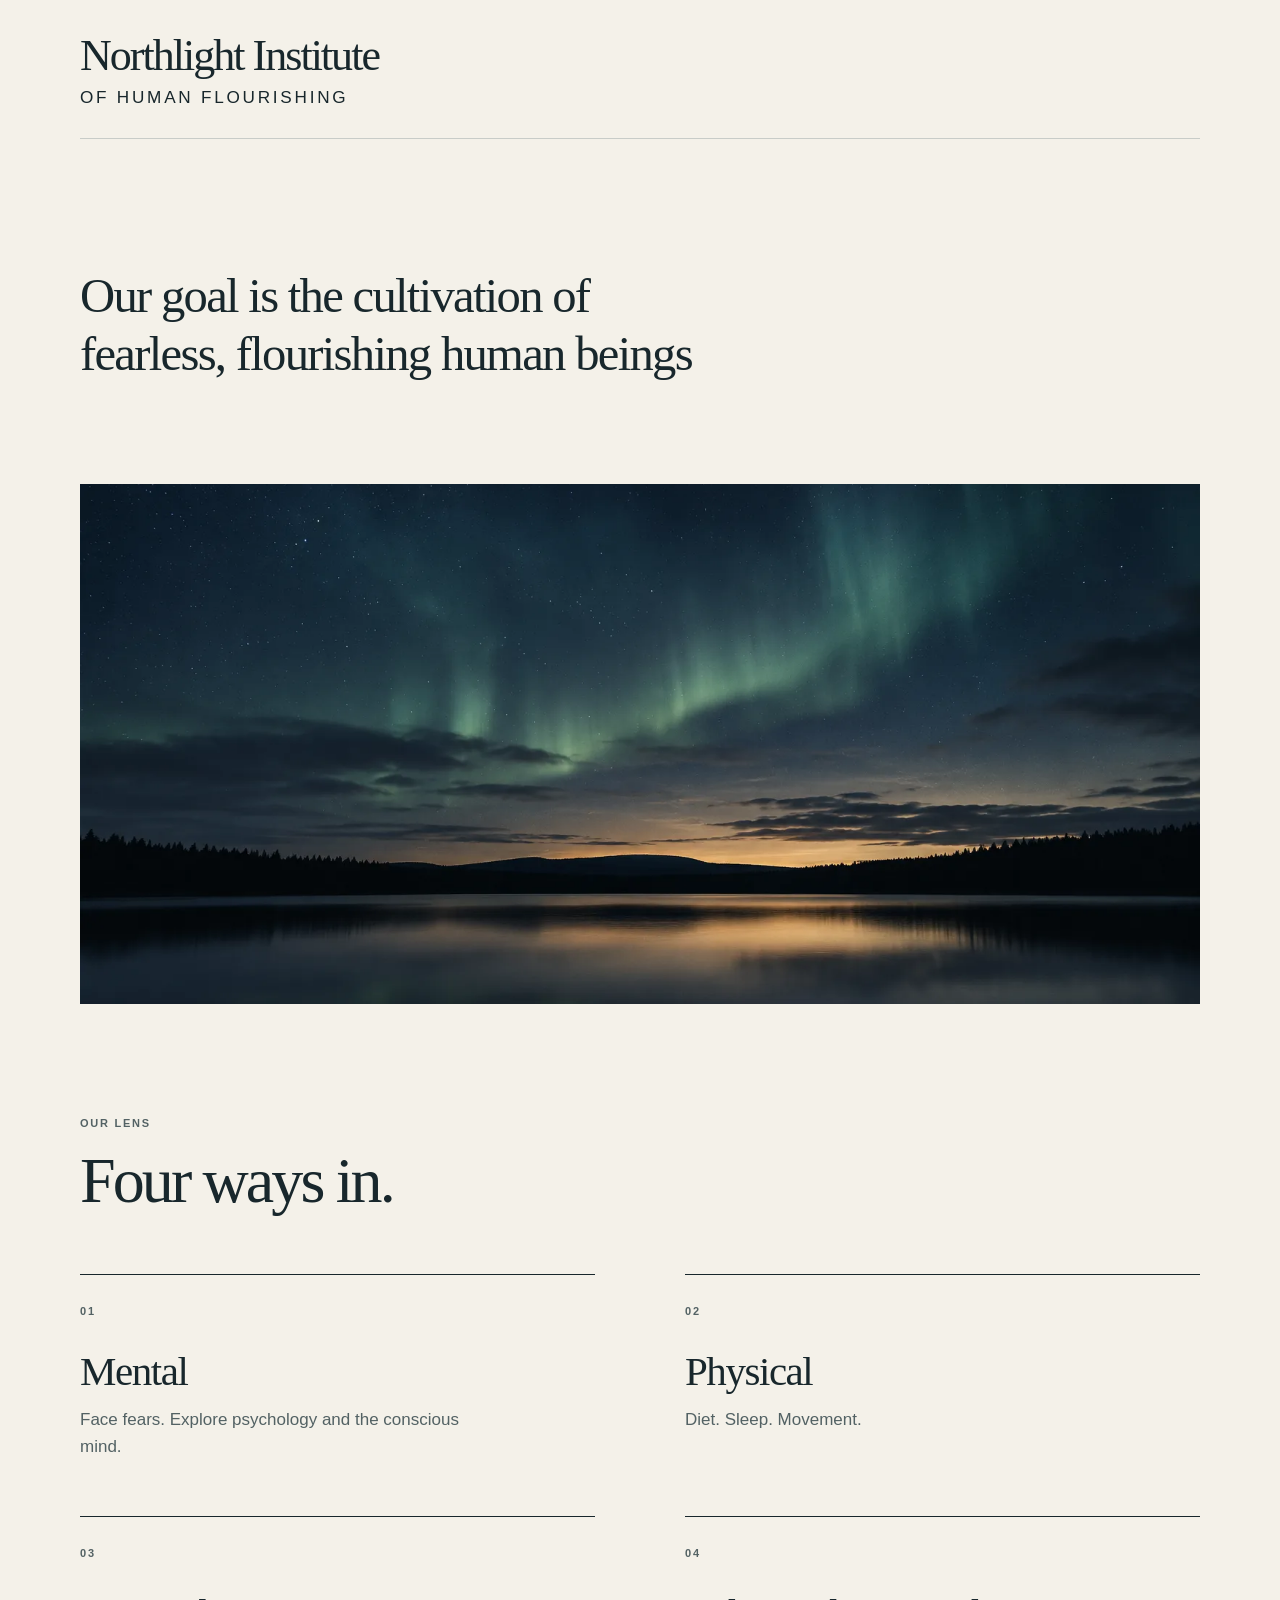
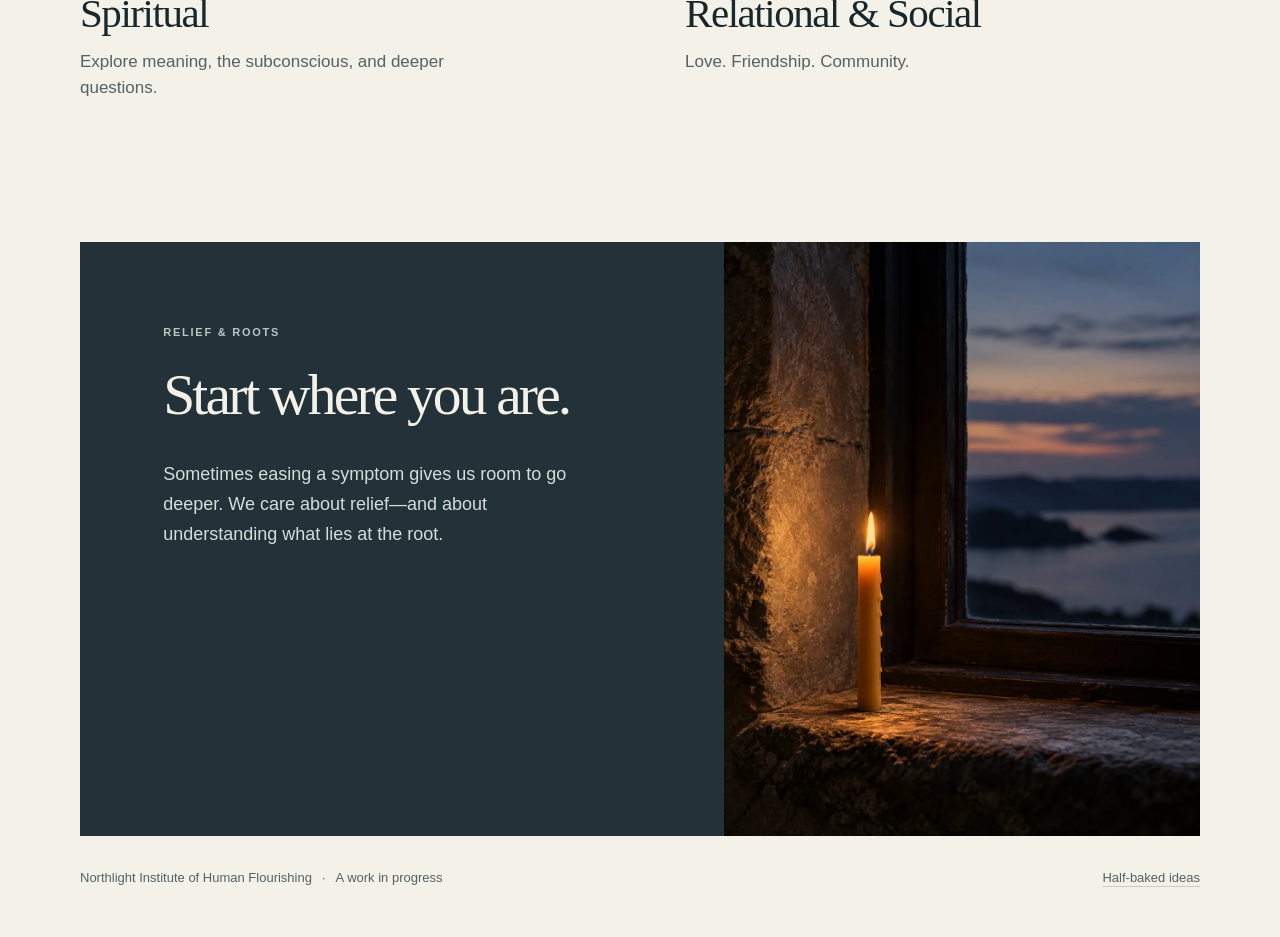
<file: site/index.html>
<!DOCTYPE html>
<html lang="en">
  <head>
    <meta charset="utf-8">
    <meta name="viewport" content="width=device-width, initial-scale=1">
    <meta name="theme-color" content="#f4f1e9">
    <meta name="description" content="Northlight Institute of Human Flourishing explores the mental, physical, spiritual, and relational sides of life.">
    <meta property="og:type" content="website">
    <meta property="og:site_name" content="Northlight Institute of Human Flourishing">
    <meta property="og:title" content="Northlight Institute of Human Flourishing">
    <meta property="og:description" content="Our goal is the cultivation of fearless, flourishing human beings">
    <meta property="og:url" content="https://80.47.238.111/">
    <meta property="og:image" content="https://80.47.238.111/assets/social-preview-manifesto.png">
    <meta property="og:image:type" content="image/png">
    <meta property="og:image:width" content="1730">
    <meta property="og:image:height" content="909">
    <meta property="og:image:alt" content="Northern lights over a lake, with the words Northlight Institute of Human Flourishing">
    <meta name="twitter:card" content="summary_large_image">
    <meta name="twitter:title" content="Northlight Institute of Human Flourishing">
    <meta name="twitter:description" content="Our goal is the cultivation of fearless, flourishing human beings">
    <meta name="twitter:image" content="https://80.47.238.111/assets/social-preview-manifesto.png">
    <title>Northlight Institute of Human Flourishing</title>
    <link rel="icon" href="assets/light-mark-32.png" type="image/png" sizes="32x32">
    <link rel="icon" href="assets/light-mark.svg" type="image/svg+xml">
    <link rel="apple-touch-icon" href="assets/light-mark-180.png" sizes="180x180">
    <link rel="preload" as="image" href="assets/northern-light.webp">
    <link rel="stylesheet" href="styles.css?v=20261021-5">
  </head>
  <body>
    <div class="page">
      <header class="site-header">
        <h1><a href="/" aria-label="Northlight Institute of Human Flourishing"><span class="brand-main">Northlight Institute</span><span class="brand-qualifier">of Human Flourishing</span></a></h1>
      </header>

      <main>
        <section class="hero" aria-labelledby="hero-title">
          <h2 id="hero-title">Our goal is the cultivation of fearless, flourishing human beings</h2>
        </section>

        <figure class="northern-light">
          <img src="assets/northern-light.webp" alt="Northern lights over a still lake at dusk" width="1536" height="1024" fetchpriority="high">
        </figure>

        <section class="pillars" aria-labelledby="pillars-title">
          <div class="section-intro">
            <p class="eyebrow">Our lens</p>
            <h2 id="pillars-title">Four ways in.</h2>
          </div>
          <div class="pillar-grid">
            <article>
              <span class="index">01</span>
              <h3>Mental</h3>
              <p>Face fears. Explore psychology and the conscious mind.</p>
            </article>
            <article>
              <span class="index">02</span>
              <h3>Physical</h3>
              <p>Diet. Sleep. Movement.</p>
            </article>
            <article>
              <span class="index">03</span>
              <h3>Spiritual</h3>
              <p>Explore meaning, the subconscious, and deeper questions.</p>
            </article>
            <article>
              <span class="index">04</span>
              <h3>Relational &amp; Social</h3>
              <p>Love. Friendship. Community.</p>
            </article>
          </div>
        </section>

        <section class="depth" aria-labelledby="depth-title">
          <div class="depth-copy">
            <p class="eyebrow">Relief &amp; roots</p>
            <h2 id="depth-title">Start where you are.</h2>
            <p>Sometimes easing a symptom gives us room to go deeper. We care about relief—and about understanding what lies at the root.</p>
          </div>
          <img src="assets/candlelight.webp" alt="A single candle lighting a stone windowsill at dusk" width="1122" height="1402" loading="lazy" decoding="async">
        </section>
      </main>

      <footer>Northlight Institute of Human Flourishing <span>·</span> A work in progress <a href="/ideas.html">Half-baked ideas</a></footer>
    </div>
  </body>
</html>
</file>
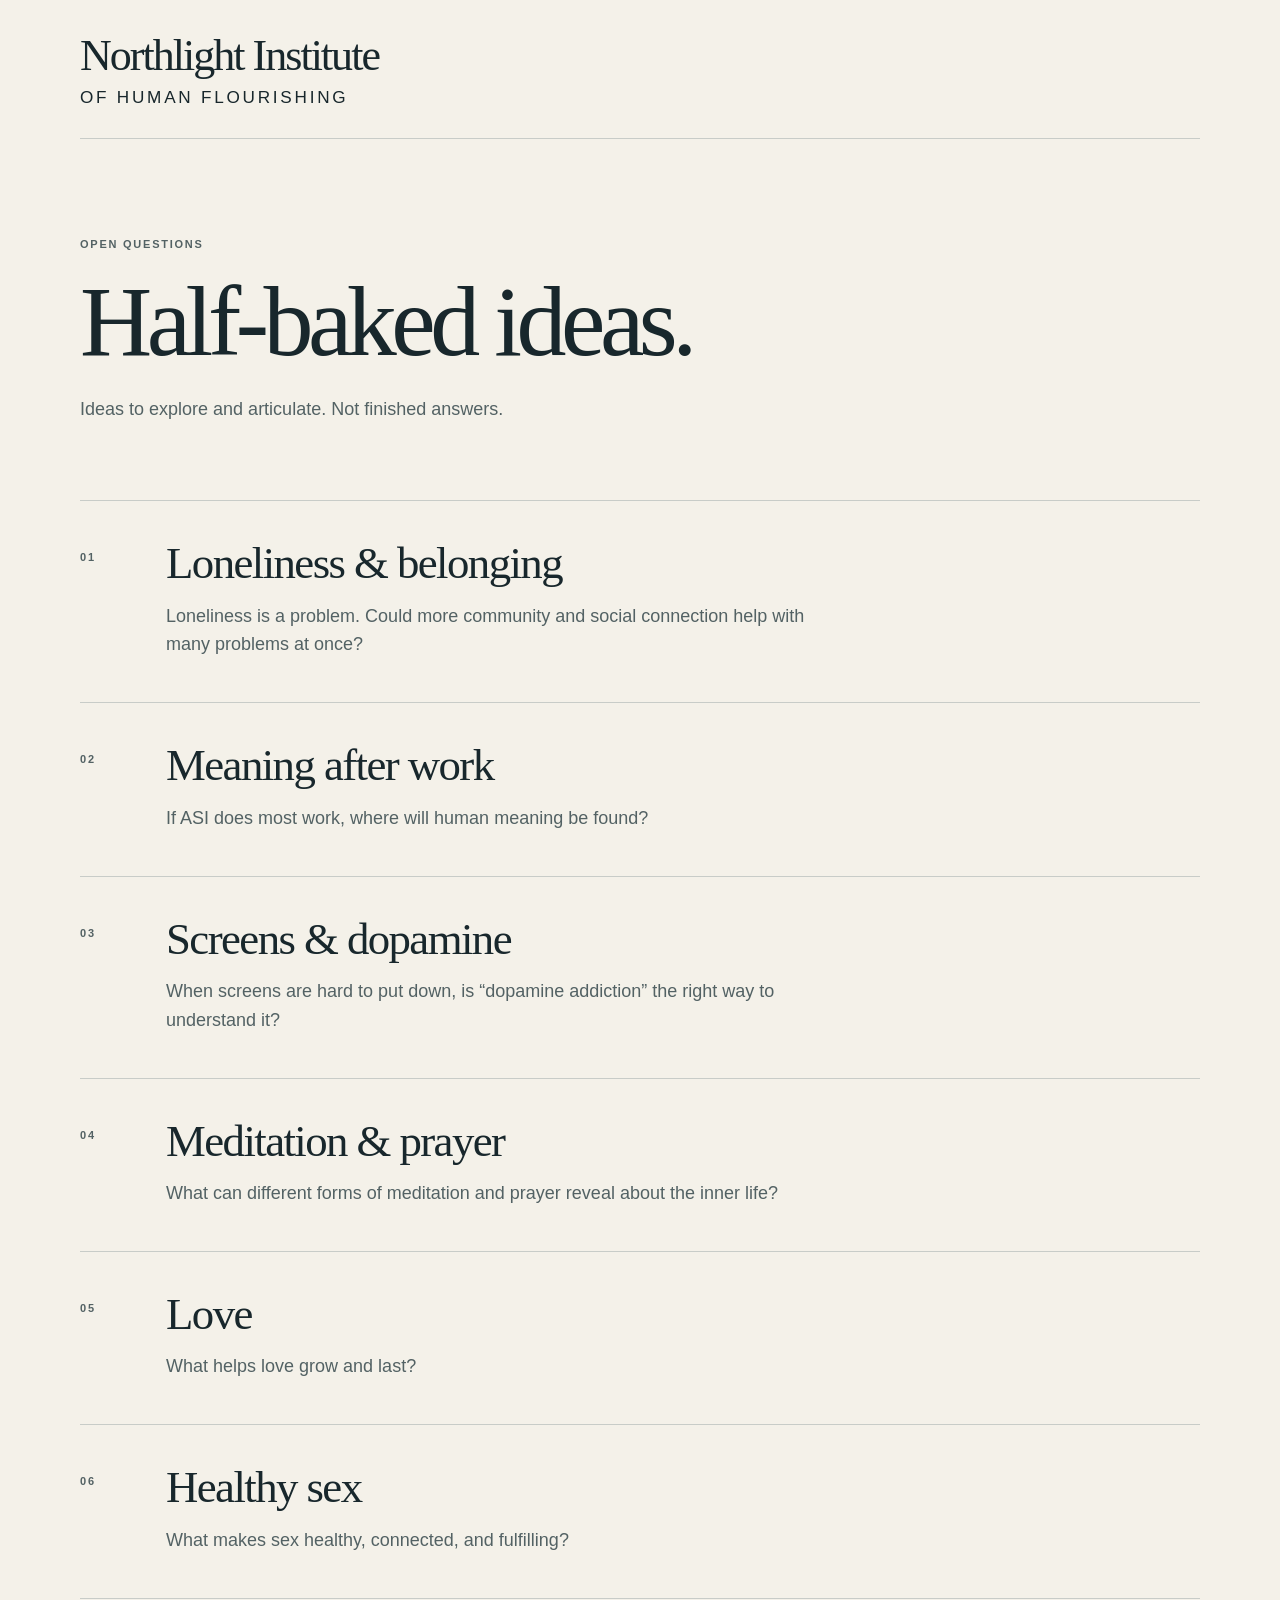
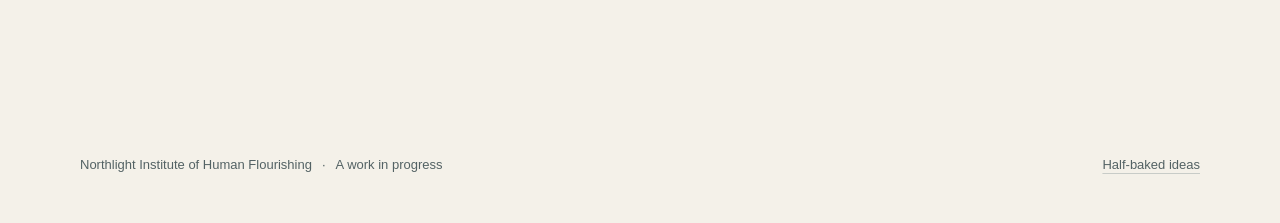
<file: site/ideas.html>
<!DOCTYPE html>
<html lang="en">
  <head>
    <meta charset="utf-8">
    <meta name="viewport" content="width=device-width, initial-scale=1">
    <meta name="theme-color" content="#f4f1e9">
    <meta name="description" content="Half-baked ideas from Northlight Institute of Human Flourishing: open questions about belonging, meaning, screens, meditation, love, and healthy sex.">
    <meta property="og:type" content="website">
    <meta property="og:site_name" content="Northlight Institute of Human Flourishing">
    <meta property="og:title" content="Half-baked ideas · Northlight Institute of Human Flourishing">
    <meta property="og:description" content="Open questions worth exploring, not finished answers.">
    <meta property="og:url" content="https://80.47.238.111/ideas.html">
    <meta property="og:image" content="https://80.47.238.111/assets/social-preview-manifesto.png">
    <meta property="og:image:type" content="image/png">
    <meta property="og:image:width" content="1730">
    <meta property="og:image:height" content="909">
    <meta property="og:image:alt" content="Northern lights over a lake, with the words Northlight Institute of Human Flourishing">
    <meta name="twitter:card" content="summary_large_image">
    <title>Half-baked ideas · Northlight Institute of Human Flourishing</title>
    <link rel="icon" href="assets/light-mark-32.png" type="image/png" sizes="32x32">
    <link rel="icon" href="assets/light-mark.svg" type="image/svg+xml">
    <link rel="apple-touch-icon" href="assets/light-mark-180.png" sizes="180x180">
    <link rel="stylesheet" href="styles.css?v=20261021-5">
  </head>
  <body>
    <div class="page">
      <header class="site-header">
        <h1><a href="/" aria-label="Northlight Institute of Human Flourishing"><span class="brand-main">Northlight Institute</span><span class="brand-qualifier">of Human Flourishing</span></a></h1>
      </header>

      <main class="ideas-main">
        <div class="ideas-intro">
          <p class="eyebrow">Open questions</p>
          <h2>Half-baked ideas.</h2>
          <p>Ideas to explore and articulate. Not finished answers.</p>
        </div>

        <div class="ideas-list">
          <article class="idea">
            <span class="index">01</span>
            <div>
              <h3>Loneliness &amp; belonging</h3>
              <p>Loneliness is a problem. Could more community and social connection help with many problems at once?</p>
            </div>
          </article>
          <article class="idea">
            <span class="index">02</span>
            <div>
              <h3>Meaning after work</h3>
              <p>If ASI does most work, where will human meaning be found?</p>
            </div>
          </article>
          <article class="idea">
            <span class="index">03</span>
            <div>
              <h3>Screens &amp; dopamine</h3>
              <p>When screens are hard to put down, is “dopamine addiction” the right way to understand it?</p>
            </div>
          </article>
          <article class="idea">
            <span class="index">04</span>
            <div>
              <h3>Meditation &amp; prayer</h3>
              <p>What can different forms of meditation and prayer reveal about the inner life?</p>
            </div>
          </article>
          <article class="idea">
            <span class="index">05</span>
            <div>
              <h3>Love</h3>
              <p>What helps love grow and last?</p>
            </div>
          </article>
          <article class="idea">
            <span class="index">06</span>
            <div>
              <h3>Healthy sex</h3>
              <p>What makes sex healthy, connected, and fulfilling?</p>
            </div>
          </article>
        </div>
      </main>

      <footer>Northlight Institute of Human Flourishing <span>·</span> A work in progress <a href="/ideas.html" aria-current="page">Half-baked ideas</a></footer>
    </div>
  </body>
</html>
</file>
<file: site/styles.css>
:root {
  color-scheme: light;
  --paper: #f4f1e9;
  --ink: #18272c;
  --muted: #536264;
  --line: #c8ccc8;
  --accent: #a16d3e;
}

* { box-sizing: border-box; }

html { background: var(--paper); }

body {
  margin: 0;
  color: var(--ink);
  background: var(--paper);
  font: 18px/1.55 -apple-system, BlinkMacSystemFont, "Segoe UI", sans-serif;
  -webkit-font-smoothing: antialiased;
}

.page {
  width: min(100% - 72px, 1120px);
  margin: 0 auto;
}

.site-header {
  display: flex;
  align-items: center;
  justify-content: space-between;
  gap: 24px;
  padding: 32px 0 29px;
  border-bottom: 1px solid var(--line);
}

h1, h2, h3, p, figure { margin: 0; }

h1, h2, h3 {
  font-family: Georgia, "Times New Roman", serif;
  font-weight: 400;
}

h1 {
  font-size: clamp(27px, 4vw, 44px);
  line-height: 1.1;
  letter-spacing: -.045em;
  white-space: nowrap;
}

h1 a { color: inherit; text-decoration: none; }

.brand-main, .brand-qualifier { display: block; }
.brand-qualifier {
  margin-top: 7px;
  font-family: -apple-system, BlinkMacSystemFont, "Segoe UI", sans-serif;
  font-size: .39em;
  font-weight: 500;
  letter-spacing: .16em;
  line-height: 1.25;
  text-transform: uppercase;
}

.eyebrow, .index {
  color: var(--muted);
  font-size: 11px;
  font-weight: 600;
  letter-spacing: .16em;
  line-height: 1.4;
  text-transform: uppercase;
}

.hero {
  padding: clamp(72px, 10vw, 138px) 0 clamp(64px, 8vw, 100px);
}

.hero h2 {
  max-width: 1000px;
  font-size: clamp(30px, 3.8vw, 50px);
  line-height: 1.2;
  letter-spacing: -.035em;
  text-wrap: balance;
}

.northern-light {
  height: clamp(280px, 41vw, 520px);
  overflow: hidden;
  background: #142830;
}

.northern-light img {
  display: block;
  width: 100%;
  height: 100%;
  object-fit: cover;
  object-position: center 56%;
}

.pillars { padding: 112px 0 140px; }

.section-intro h2 {
  margin-top: 15px;
  font-size: clamp(43px, 5vw, 64px);
  line-height: 1.1;
  letter-spacing: -.045em;
}

.pillar-grid {
  display: grid;
  grid-template-columns: repeat(2, minmax(0, 1fr));
  gap: 56px 90px;
  margin-top: 58px;
}

.pillar-grid article {
  padding-top: 21px;
  border-top: 1px solid var(--ink);
}

.pillar-grid h3 {
  margin: 25px 0 13px;
  font-size: clamp(34px, 3.2vw, 44px);
  line-height: 1.1;
  letter-spacing: -.035em;
}

.pillar-grid p {
  max-width: 380px;
  color: var(--muted);
  font-size: 17px;
  line-height: 1.55;
}

.depth {
  display: grid;
  grid-template-columns: minmax(0, 1.15fr) minmax(0, .85fr);
  align-items: stretch;
  min-height: 550px;
  background: #233239;
  color: #f4f1e9;
}

.depth-copy { padding: clamp(50px, 6.5vw, 90px); }
.depth .eyebrow { color: #b8c5c2; }

.depth h2 {
  margin: 24px 0 35px;
  font-size: clamp(42px, 4.5vw, 60px);
  line-height: 1.06;
  letter-spacing: -.05em;
}

.depth-copy > p:last-child {
  max-width: 440px;
  color: #d5ddda;
  font-size: 18px;
  line-height: 1.65;
}

.depth > img {
  display: block;
  width: 100%;
  height: 100%;
  min-height: 550px;
  object-fit: cover;
  object-position: 34% center;
}

.ideas-main { padding-bottom: 124px; }

.ideas-intro { padding: 98px 0 76px; }

.ideas-intro h2 {
  margin-top: 18px;
  font-size: clamp(58px, 8vw, 100px);
  line-height: 1.04;
  letter-spacing: -.055em;
}

.ideas-intro > p:last-child {
  margin-top: 22px;
  color: var(--muted);
  font-size: 18px;
}

.idea {
  display: grid;
  grid-template-columns: 54px minmax(0, 1fr);
  gap: 32px;
  padding: 37px 0 43px;
  border-top: 1px solid var(--line);
}

.idea:last-child { border-bottom: 1px solid var(--line); }
.idea .index { padding-top: 12px; }

.idea h3 {
  font-size: clamp(32px, 3.5vw, 45px);
  line-height: 1.15;
  letter-spacing: -.035em;
}

.idea p {
  max-width: 680px;
  margin-top: 12px;
  color: var(--muted);
  font-size: 18px;
  line-height: 1.6;
}

footer {
  display: flex;
  gap: 10px;
  padding: 32px 0 48px;
  color: var(--muted);
  font-size: 13px;
}

footer a {
  margin-left: auto;
  color: inherit;
  text-decoration-color: var(--line);
  text-underline-offset: 4px;
}

footer a:hover { color: var(--ink); }

@media (max-width: 760px) {
  .page { width: min(100% - 40px, 620px); }
  .site-header { align-items: flex-start; flex-direction: column; gap: 23px; padding: 24px 0; }
  footer { flex-wrap: wrap; }
  footer a { flex-basis: 100%; margin-left: 0; }
  .hero { padding: 82px 0 65px; }
  .hero h2 { font-size: clamp(27px, 5.1vw, 35px); }
  .northern-light { height: 330px; }
  .pillars { padding: 88px 0 100px; }
  .pillar-grid { grid-template-columns: 1fr; gap: 38px; margin-top: 43px; }
  .pillar-grid h3 { margin-top: 16px; }
  .pillar-grid p { max-width: 470px; }
  .depth { grid-template-columns: 1fr; }
  .depth-copy { padding: 64px 38px 70px; }
  .depth > img { height: 420px; min-height: 0; object-position: center 55%; }
  .ideas-main { padding-bottom: 90px; }
  .ideas-intro { padding: 78px 0 58px; }
  .ideas-intro h2 { font-size: clamp(52px, 11vw, 76px); }
  .idea { grid-template-columns: 36px minmax(0, 1fr); gap: 15px; padding: 31px 0 36px; }
  .idea .index { padding-top: 9px; }
  .idea p { font-size: 17px; }
}

@media (max-width: 390px) {
  .depth-copy { padding: 55px 28px 62px; }
  .depth h2 { font-size: 42px; }
}
</file>
